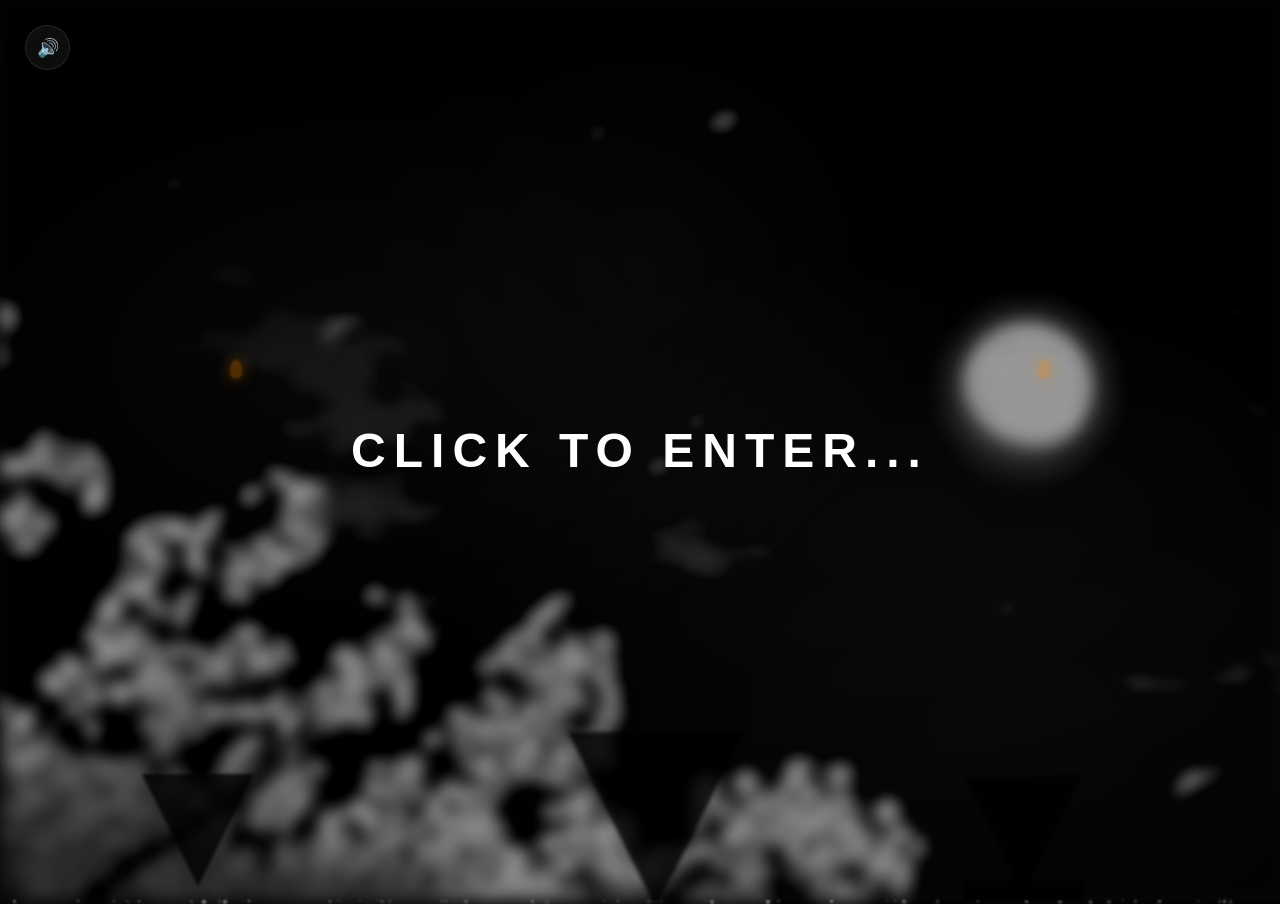
<file: index.html>
<!DOCTYPE html>
<html lang="en">
<head>
    <meta charset="UTF-8">
    <meta http-equiv="X-UA-Compatible" content="IE=edge">
    <meta name="viewport" content="width=device-width, initial-scale=1.0">
    <link rel="stylesheet" href="style.css">
    <link rel="icon" href="flowers.png" type="image/x-icon">
    <title>XIELL | Halaman Masuk</title>
</head>
<body>
    <audio id="bg-music" src="music.mp3" loop></audio>

    <div class="desktop-mockup page-1">
        <div class="bg-layer"></div>
        <div class="particles-container" id="particles-1"></div>

        <!-- Hiasan pendukung: kabut tambahan -->
        <div class="mist-layer mist-1"></div>
        <div class="mist-layer mist-2"></div>

        <!-- Siluet pohon dan bangunan Jepang -->
        <div class="japanese-scene">
            <div class="tree-silhouette tree-left"></div>
            <div class="tree-silhouette tree-center"></div>
            <div class="tree-silhouette tree-right"></div>
            <div class="pagoda-silhouette"></div>
            <div class="lantern lantern-left"></div>
            <div class="lantern lantern-right"></div>
        </div>

        <div class="audio-toggle" id="audio-toggle">
            <span class="audio-icon">🔊</span>
        </div>

        <div class="enter-content">
            <h1 class="glow-text" id="enter-text">CLICK TO ENTER...</h1>
        </div>
    </div>

    <script src="script.js"></script>
</body>
</html>
</file>
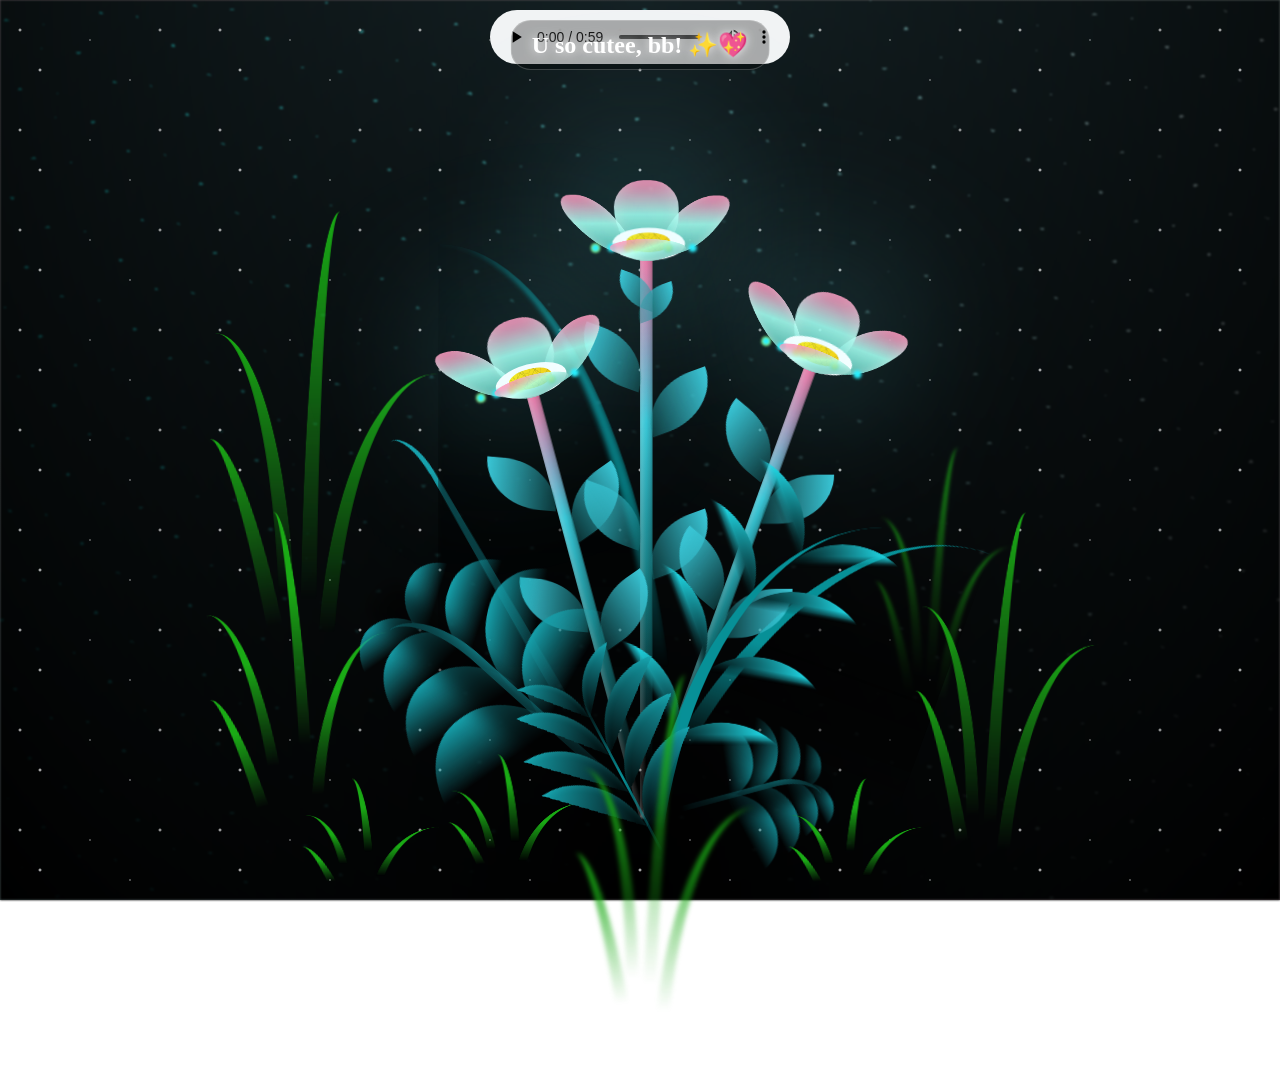
<file: flower.html>
<!DOCTYPE html>
<html lang="en">
<head>
    <meta charset="UTF-8">
    <meta http-equiv="X-UA-Compatible" content="IE=edge">
    <meta name="viewport" content="width=device-width, initial-scale=1.0">
    <link rel="stylesheet" href="main.css">
    <link rel="icon" href="flowers.png" type="image/x-icon">
    <title>Kado buat u</title>
</head>
<body class="container">
  <div class="night"></div>
  <div class="stars"></div>
  <div class="romantic-message">U so cutee, bb! ✨💖</div>
  <div class="flowers">
      <div class="flower flower--1">
        <div class="flower__leafs flower__leafs--1">
          <div class="flower__leaf flower__leaf--1"></div>
          <div class="flower__leaf flower__leaf--2"></div>
          <div class="flower__leaf flower__leaf--3"></div>
          <div class="flower__leaf flower__leaf--4"></div>
          <div class="flower__white-circle"></div>
  
          <div class="flower__light flower__light--1"></div>
          <div class="flower__light flower__light--2"></div>
          <div class="flower__light flower__light--3"></div>
          <div class="flower__light flower__light--4"></div>
          <div class="flower__light flower__light--5"></div>
          <div class="flower__light flower__light--6"></div>
          <div class="flower__light flower__light--7"></div>
          <div class="flower__light flower__light--8"></div>
  
        </div>
        <div class="flower__line">
          <div class="flower__line__leaf flower__line__leaf--1"></div>
          <div class="flower__line__leaf flower__line__leaf--2"></div>
          <div class="flower__line__leaf flower__line__leaf--3"></div>
          <div class="flower__line__leaf flower__line__leaf--4"></div>
          <div class="flower__line__leaf flower__line__leaf--5"></div>
          <div class="flower__line__leaf flower__line__leaf--6"></div>
        </div>
      </div>
  
      <div class="flower flower--2">
        <div class="flower__leafs flower__leafs--2">
          <div class="flower__leaf flower__leaf--1"></div>
          <div class="flower__leaf flower__leaf--2"></div>
          <div class="flower__leaf flower__leaf--3"></div>
          <div class="flower__leaf flower__leaf--4"></div>
          <div class="flower__white-circle"></div>
  
          <div class="flower__light flower__light--1"></div>
          <div class="flower__light flower__light--2"></div>
          <div class="flower__light flower__light--3"></div>
          <div class="flower__light flower__light--4"></div>
          <div class="flower__light flower__light--5"></div>
          <div class="flower__light flower__light--6"></div>
          <div class="flower__light flower__light--7"></div>
          <div class="flower__light flower__light--8"></div>
  
        </div>
        <div class="flower__line">
          <div class="flower__line__leaf flower__line__leaf--1"></div>
          <div class="flower__line__leaf flower__line__leaf--2"></div>
          <div class="flower__line__leaf flower__line__leaf--3"></div>
          <div class="flower__line__leaf flower__line__leaf--4"></div>
        </div>
      </div>
  
      <div class="flower flower--3">
        <div class="flower__leafs flower__leafs--3">
          <div class="flower__leaf flower__leaf--1"></div>
          <div class="flower__leaf flower__leaf--2"></div>
          <div class="flower__leaf flower__leaf--3"></div>
          <div class="flower__leaf flower__leaf--4"></div>
          <div class="flower__white-circle"></div>
  
          <div class="flower__light flower__light--1"></div>
          <div class="flower__light flower__light--2"></div>
          <div class="flower__light flower__light--3"></div>
          <div class="flower__light flower__light--4"></div>
          <div class="flower__light flower__light--5"></div>
          <div class="flower__light flower__light--6"></div>
          <div class="flower__light flower__light--7"></div>
          <div class="flower__light flower__light--8"></div>
  
        </div>
        <div class="flower__line">
          <div class="flower__line__leaf flower__line__leaf--1"></div>
          <div class="flower__line__leaf flower__line__leaf--2"></div>
          <div class="flower__line__leaf flower__line__leaf--3"></div>
          <div class="flower__line__leaf flower__line__leaf--4"></div>
        </div>
      </div>
  
      <div class="grow-ans" style="--d:1.2s">
        <div class="flower__g-long">
          <div class="flower__g-long__top"></div>
          <div class="flower__g-long__bottom"></div>
        </div>
      </div>
  
      <div class="growing-grass">
        <div class="flower__grass flower__grass--1">
          <div class="flower__grass--top"></div>
          <div class="flower__grass--bottom"></div>
          <div class="flower__grass__leaf flower__grass__leaf--1"></div>
          <div class="flower__grass__leaf flower__grass__leaf--2"></div>
          <div class="flower__grass__leaf flower__grass__leaf--3"></div>
          <div class="flower__grass__leaf flower__grass__leaf--4"></div>
          <div class="flower__grass__leaf flower__grass__leaf--5"></div>
          <div class="flower__grass__leaf flower__grass__leaf--6"></div>
          <div class="flower__grass__leaf flower__grass__leaf--7"></div>
          <div class="flower__grass__leaf flower__grass__leaf--8"></div>
          <div class="flower__grass__overlay"></div>
        </div>
      </div>
  
      <div class="growing-grass">
        <div class="flower__grass flower__grass--2">
          <div class="flower__grass--top"></div>
          <div class="flower__grass--bottom"></div>
          <div class="flower__grass__leaf flower__grass__leaf--1"></div>
          <div class="flower__grass__leaf flower__grass__leaf--2"></div>
          <div class="flower__grass__leaf flower__grass__leaf--3"></div>
          <div class="flower__grass__leaf flower__grass__leaf--4"></div>
          <div class="flower__grass__leaf flower__grass__leaf--5"></div>
          <div class="flower__grass__leaf flower__grass__leaf--6"></div>
          <div class="flower__grass__leaf flower__grass__leaf--7"></div>
          <div class="flower__grass__leaf flower__grass__leaf--8"></div>
          <div class="flower__grass__overlay"></div>
        </div>
      </div>
  
      <div class="grow-ans" style="--d:2.4s">
        <div class="flower__g-right flower__g-right--1">
          <div class="leaf"></div>
        </div>
      </div>
  
      <div class="grow-ans" style="--d:2.8s">
        <div class="flower__g-right flower__g-right--2">
          <div class="leaf"></div>
        </div>
      </div>
  
      <div class="grow-ans" style="--d:2.8s">
        <div class="flower__g-front">
          <div class="flower__g-front__leaf-wrapper flower__g-front__leaf-wrapper--1">
            <div class="flower__g-front__leaf"></div>
          </div>
          <div class="flower__g-front__leaf-wrapper flower__g-front__leaf-wrapper--2">
            <div class="flower__g-front__leaf"></div>
          </div>
          <div class="flower__g-front__leaf-wrapper flower__g-front__leaf-wrapper--3">
            <div class="flower__g-front__leaf"></div>
          </div>
          <div class="flower__g-front__leaf-wrapper flower__g-front__leaf-wrapper--4">
            <div class="flower__g-front__leaf"></div>
          </div>
          <div class="flower__g-front__leaf-wrapper flower__g-front__leaf-wrapper--5">
            <div class="flower__g-front__leaf"></div>
          </div>
          <div class="flower__g-front__leaf-wrapper flower__g-front__leaf-wrapper--6">
            <div class="flower__g-front__leaf"></div>
          </div>
          <div class="flower__g-front__leaf-wrapper flower__g-front__leaf-wrapper--7">
            <div class="flower__g-front__leaf"></div>
          </div>
          <div class="flower__g-front__leaf-wrapper flower__g-front__leaf-wrapper--8">
            <div class="flower__g-front__leaf"></div>
          </div>
          <div class="flower__g-front__line"></div>
        </div>
      </div>
  
      <div class="grow-ans" style="--d:3.2s">
        <div class="flower__g-fr">
          <div class="leaf"></div>
          <div class="flower__g-fr__leaf flower__g-fr__leaf--1"></div>
          <div class="flower__g-fr__leaf flower__g-fr__leaf--2"></div>
          <div class="flower__g-fr__leaf flower__g-fr__leaf--3"></div>
          <div class="flower__g-fr__leaf flower__g-fr__leaf--4"></div>
          <div class="flower__g-fr__leaf flower__g-fr__leaf--5"></div>
          <div class="flower__g-fr__leaf flower__g-fr__leaf--6"></div>
          <div class="flower__g-fr__leaf flower__g-fr__leaf--7"></div>
          <div class="flower__g-fr__leaf flower__g-fr__leaf--8"></div>
        </div>
      </div>
  
      <div class="long-g long-g--0">
        <div class="grow-ans" style="--d:3s">
          <div class="leaf leaf--0"></div>
        </div>
        <div class="grow-ans" style="--d:2.2s">
          <div class="leaf leaf--1"></div>
        </div>
        <div class="grow-ans" style="--d:3.4s">
          <div class="leaf leaf--2"></div>
        </div>
        <div class="grow-ans" style="--d:3.6s">
          <div class="leaf leaf--3"></div>
        </div>
      </div>
  
      <div class="long-g long-g--1">
        <div class="grow-ans" style="--d:3.6s">
          <div class="leaf leaf--0"></div>
        </div>
        <div class="grow-ans" style="--d:3.8s">
          <div class="leaf leaf--1"></div>
        </div>
        <div class="grow-ans" style="--d:4s">
          <div class="leaf leaf--2"></div>
        </div>
        <div class="grow-ans" style="--d:4.2s">
          <div class="leaf leaf--3"></div>
        </div>
      </div>
  
      <div class="long-g long-g--2">
        <div class="grow-ans" style="--d:4s">
          <div class="leaf leaf--0"></div>
        </div>
        <div class="grow-ans" style="--d:4.2s">
          <div class="leaf leaf--1"></div>
        </div>
        <div class="grow-ans" style="--d:4.4s">
          <div class="leaf leaf--2"></div>
        </div>
        <div class="grow-ans" style="--d:4.6s">
          <div class="leaf leaf--3"></div>
        </div>
      </div>
  
      <div class="long-g long-g--3">
        <div class="grow-ans" style="--d:4s">
          <div class="leaf leaf--0"></div>
        </div>
        <div class="grow-ans" style="--d:4.2s">
          <div class="leaf leaf--1"></div>
        </div>
        <div class="grow-ans" style="--d:3s">
          <div class="leaf leaf--2"></div>
        </div>
        <div class="grow-ans" style="--d:3.6s">
          <div class="leaf leaf--3"></div>
        </div>
      </div>
  
      <div class="long-g long-g--4">
        <div class="grow-ans" style="--d:4s">
          <div class="leaf leaf--0"></div>
        </div>
        <div class="grow-ans" style="--d:4.2s">
          <div class="leaf leaf--1"></div>
        </div>
        <div class="grow-ans" style="--d:3s">
          <div class="leaf leaf--2"></div>
        </div>
        <div class="grow-ans" style="--d:3.6s">
          <div class="leaf leaf--3"></div>
        </div>
      </div>
  
      <div class="long-g long-g--5">
        <div class="grow-ans" style="--d:4s">
          <div class="leaf leaf--0"></div>
        </div>
        <div class="grow-ans" style="--d:4.2s">
          <div class="leaf leaf--1"></div>
        </div>
        <div class="grow-ans" style="--d:3s">
          <div class="leaf leaf--2"></div>
        </div>
        <div class="grow-ans" style="--d:3.6s">
          <div class="leaf leaf--3"></div>
        </div>
      </div>
  
      <div class="long-g long-g--6">
        <div class="grow-ans" style="--d:4.2s">
          <div class="leaf leaf--0"></div>
        </div>
        <div class="grow-ans" style="--d:4.4s">
          <div class="leaf leaf--1"></div>
        </div>
        <div class="grow-ans" style="--d:4.6s">
          <div class="leaf leaf--2"></div>
        </div>
        <div class="grow-ans" style="--d:4.8s">
          <div class="leaf leaf--3"></div>
        </div>
      </div>
  
      <div class="long-g long-g--7">
        <div class="grow-ans" style="--d:3s">
          <div class="leaf leaf--0"></div>
        </div>
        <div class="grow-ans" style="--d:3.2s">
          <div class="leaf leaf--1"></div>
        </div>
        <div class="grow-ans" style="--d:3.5s">
          <div class="leaf leaf--2"></div>
        </div>
        <div class="grow-ans" style="--d:3.6s">
          <div class="leaf leaf--3"></div>
        </div>
      </div>
    </div>
    <script src="main.js"></script>
  </body>
</html>

<audio autoplay controls loop>
  <source src="music.mp3" type="audio/mpeg">
</audio>
</file>
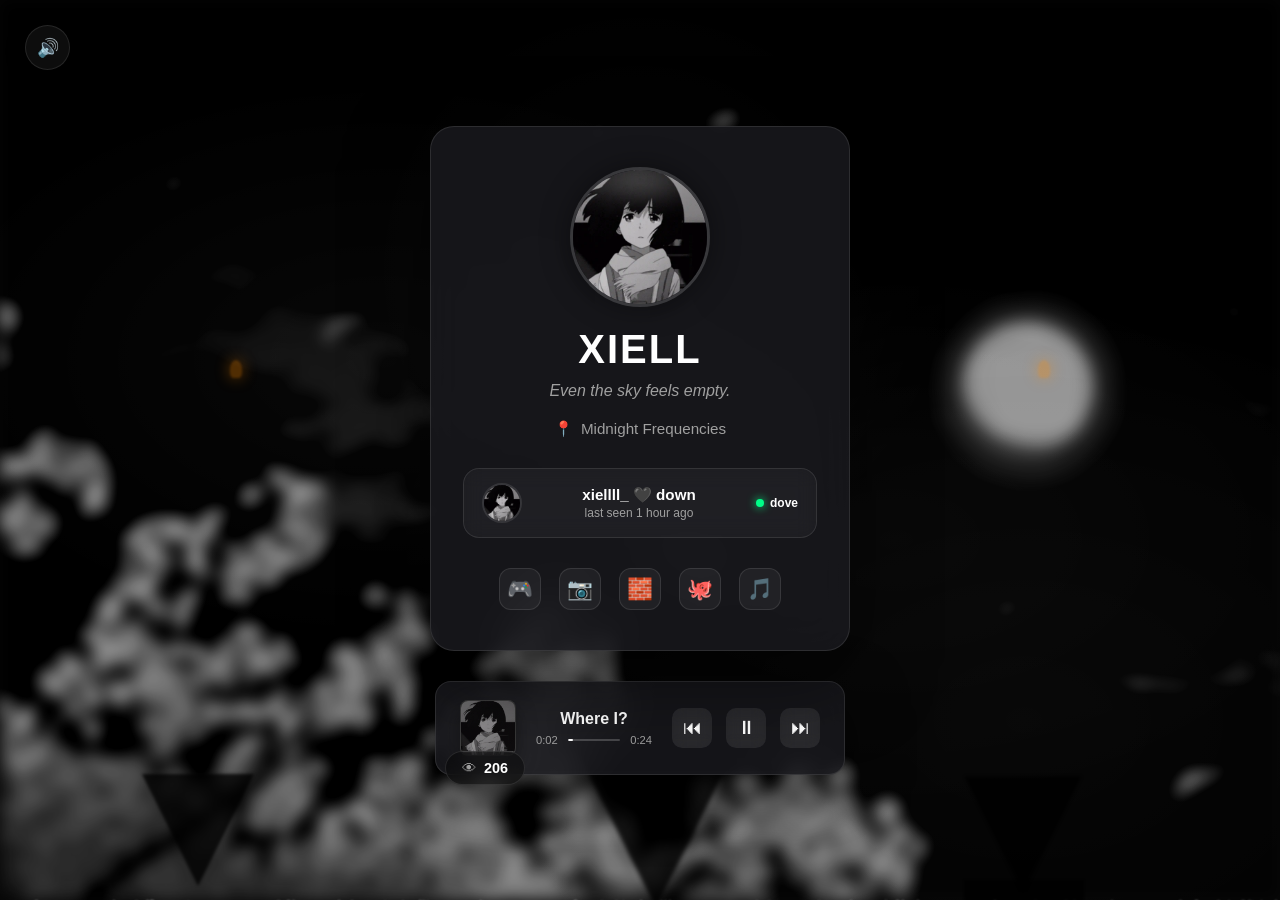
<file: page2.html>
<!DOCTYPE html>
<html lang="en">
<head>
    <meta charset="UTF-8">
    <meta http-equiv="X-UA-Compatible" content="IE=edge">
    <meta name="viewport" content="width=device-width, initial-scale=1.0">
    <link rel="stylesheet" href="style.css">
    <link rel="icon" href="flowers.png" type="image/x-icon">
    <title>XIELL | Midnight Frequencies</title>
</head>
<body>
    <audio id="bg-music-2" src="music.mp3" loop></audio>

    <div class="desktop-mockup page-2">
        <div class="bg-layer"></div>
        <div class="particles-container" id="particles-2"></div>

        <!-- Hiasan pendukung: kabut tambahan -->
        <div class="mist-layer mist-1"></div>
        <div class="mist-layer mist-2"></div>

        <!-- Siluet pohon dan bangunan Jepang -->
        <div class="japanese-scene">
            <div class="tree-silhouette tree-left"></div>
            <div class="tree-silhouette tree-center"></div>
            <div class="tree-silhouette tree-right"></div>
            <div class="pagoda-silhouette"></div>
            <div class="lantern lantern-left"></div>
            <div class="lantern lantern-right"></div>
        </div>

        <div class="audio-toggle" id="audio-toggle-2">
            <span class="audio-icon">🔊</span>
        </div>

        <!-- Konten utama yang tengah -->
        <div class="page-2-content">
            <div class="viewer-count">
                <span>👁</span> <span class="viewer-number">206</span>
            </div>

            <div class="profile-card">
                <div class="profile-avatar">
                    <img src="anime-girl-white-scarf-monochrome.webp" alt="Profile">
                    <div class="halo"></div>
                </div>
                <h1 class="profile-name">XIELL</h1>
                <p class="profile-status">Even the sky feels empty.</p>
                <div class="profile-location">
                    <span>📍</span> Midnight Frequencies
                </div>

                <div class="activity-card">
                    <div class="activity-avatar">
                        <img src="anime-girl-white-scarf-monochrome.webp" alt="Activity">
                    </div>
                    <div class="activity-info">
                        <div class="activity-name">xiellll_ 🖤 down</div>
                        <div class="activity-time">last seen 1 hour ago</div>
                    </div>
                    <div class="activity-badge">
                        <span class="green-dot"></span>
                        <span>dove</span>
                    </div>
                </div>

                <div class="social-icons">
                    <a href="#" class="social-icon" title="Discord">🎮</a>
                    <a href="#" class="social-icon" title="Instagram">📷</a>
                    <a href="#" class="social-icon" title="Roblox">🧱</a>
                    <a href="#" class="social-icon" title="GitHub">🐙</a>
                    <a href="#" class="social-icon" title="TikTok">🎵</a>
                </div>
            </div>

            <div class="music-player">
                <div class="album-thumb"></div>
                <div class="music-info">
                    <div class="song-title">Where I?</div>
                    <div class="progress-container">
                        <span class="time-current">0:02</span>
                        <div class="progress-bar">
                            <div class="progress-fill"></div>
                        </div>
                        <span class="time-total">0:24</span>
                    </div>
                </div>
                <div class="music-controls">
                    <button class="control-btn" title="Previous">⏮</button>
                    <button class="control-btn pause-btn" title="Pause">⏸</button>
                    <button class="control-btn" title="Next">⏭</button>
                </div>
            </div>
        </div>
    </div>

    <script src="script.js"></script>
</body>
</html>
</file>
<file: style.css>
* {
    margin: 0;
    padding: 0;
    box-sizing: border-box;
}
:root {
    --bg-color: #050505;
    --card-bg: rgba(25, 25, 30, 0.85);
    --text-primary: #ffffff;
    --text-secondary: #a0a0a0;
    --border-color: rgba(255, 255, 255, 0.1);
    --green-dot: #00ff88;
    --transition: all 0.4s cubic-bezier(0.4, 0, 0.2, 1);
}

@import url('https://fonts.googleapis.com/css2?family=Inter:wght@300;400;600;800&display=swap');

body {
    font-family: 'Inter', sans-serif;
    background-color: var(--bg-color);
    color: var(--text-primary);
    width: 100vw;
    height: 100vh;
    overflow: hidden;
    position: relative;
}
.desktop-mockup {
    width: 100vw;
    height: 100vh;
    position: relative;
}

.desktop-mockup.page-1 {
    display: flex;
    align-items: center;
    justify-content: center;
}

.desktop-mockup.page-2 {
    display: flex;
    align-items: center;
    justify-content: center;
    overflow: hidden;
}

.page-2-content {
    display: flex;
    flex-direction: column;
    align-items: center;
    justify-content: center;
    gap: 30px;
    position: relative;
    z-index: 50;
    width: 100%;
    max-width: 450px;
    padding: 40px 20px;
    text-align: center;
}

.page-2-content .viewer-count {
    position: absolute;
    bottom: 30px;
    left: 30px;
    z-index: 100;
    display: flex;
    align-items: center;
    gap: 8px;
    font-size: 0.9rem;
    color: var(--text-secondary);
    background: rgba(0, 0, 0, 0.4);
    padding: 8px 16px;
    border-radius: 20px;
    border: 1px solid var(--border-color);
    backdrop-filter: blur(8px);
}

.page {
    width: 50%;
    height: 100%;
    position: relative;
    overflow: hidden;
    display: flex;
    align-items: center;
    justify-content: center;
    transition: var(--transition);
}

.page.page-1 {
    background: var(--bg-color);
    z-index: 10;
}

.page.page-2 {
    background: var(--bg-color);
    z-index: 5;
}

.page.hidden {
    opacity: 0;
    pointer-events: none;
}
.bg-layer {
    position: absolute;
    top: 0;
    left: 0;
    width: 100%;
    height: 100%;
    z-index: 1;
    background-image: url('moonlit-bloss.jpeg');
    background-size: cover;
    background-position: center;
    background-repeat: no-repeat;
    filter: blur(8px) brightness(0.6) contrast(1.2);
    opacity: 0.95;
}

.particles-container {
    position: absolute;
    top: 0;
    left: 0;
    width: 100%;
    height: 100%;
    z-index: 2;
    pointer-events: none;
}

.particle {
    position: absolute;
    background: rgba(255, 255, 255, 0.6);
    border-radius: 50%;
    pointer-events: none;
    filter: blur(1px);
}

@keyframes floatParticle {
    0% {
        top: 100%;
        opacity: 0;
        transform: rotate(0deg);
    }
    10% {
        opacity: 0.6;
    }
    90% {
        opacity: 0.6;
    }
    100% {
        top: -10%;
        opacity: 0;
        transform: rotate(360deg);
    }
}

/* --- Hiasan Pendukung: Kabut Tambahan --- */
.mist-layer {
    position: absolute;
    top: 0;
    left: 0;
    width: 100%;
    height: 100%;
    z-index: 3;
    pointer-events: none;
    opacity: 0.4;
}

.mist-layer.mist-1 {
    background:
        radial-gradient(ellipse at 30% 40%, rgba(255, 255, 255, 0.08) 0%, transparent 40%),
        radial-gradient(ellipse at 70% 60%, rgba(255, 255, 255, 0.06) 0%, transparent 40%);
    animation: mistMove1 12s ease-in-out infinite;
}

.mist-layer.mist-2 {
    background:
        radial-gradient(ellipse at 50% 30%, rgba(255, 255, 255, 0.05) 0%, transparent 35%),
        radial-gradient(ellipse at 80% 80%, rgba(255, 255, 255, 0.07) 0%, transparent 45%);
    animation: mistMove2 16s ease-in-out infinite reverse;
}

@keyframes mistMove1 {
    0%, 100% { transform: translateX(-10%) translateY(0); }
    50% { transform: translateX(10%) translateY(-5%); }
}

@keyframes mistMove2 {
    0%, 100% { transform: translateX(0%) translateY(0); }
    50% { transform: translateX(-8%) translateY(3%); }
}

/* --- Hiasan Pendukung: Siluet Pohon dan Bangunan Jepang --- */
.japanese-scene {
    position: absolute;
    bottom: 0;
    left: 0;
    width: 100%;
    height: 100%;
    z-index: 4;
    pointer-events: none;
    overflow: hidden;
}

.tree-silhouette {
    position: absolute;
    bottom: 0;
    width: 0;
    height: 0;
    border-left: 60px solid transparent;
    border-right: 60px solid transparent;
    border-top: 120px solid rgba(0, 0, 0, 0.85);
    filter: blur(2px);
    opacity: 0.9;
    animation: treeSway 6s ease-in-out infinite;
}

.tree-silhouette.tree-left {
    left: 10%;
    transform: scale(0.8);
    animation-delay: 0s;
    border-top: 140px solid rgba(0, 0, 0, 0.85);
    border-left: 70px solid transparent;
    border-right: 70px solid transparent;
}

.tree-silhouette.tree-center {
    left: 45%;
    transform: scale(1.1);
    animation-delay: 1.5s;
    border-top: 160px solid rgba(0, 0, 0, 0.9);
    border-left: 80px solid transparent;
    border-right: 80px solid transparent;
}

.tree-silhouette.tree-right {
    right: 15%;
    transform: scale(0.9);
    animation-delay: 3s;
    border-top: 130px solid rgba(0, 0, 0, 0.85);
    border-left: 65px solid transparent;
    border-right: 65px solid transparent;
}

@keyframes treeSway {
    0%, 100% { transform: rotate(-1deg); }
    50% { transform: rotate(1deg); }
}

.pagoda-silhouette {
    position: absolute;
    bottom: 20px;
    right: 20%;
    width: 0;
    height: 0;
    z-index: 5;
    opacity: 0.8;
    filter: blur(1px);
    animation: pagodaFloat 8s ease-in-out infinite;
}

.pagoda-silhouette::before,
.pagoda-silhouette::after {
    content: '';
    position: absolute;
    left: 50%;
    transform: translateX(-50%);
    background: rgba(0, 0, 0, 0.85);
}

.pagoda-silhouette::before {
    top: 0;
    width: 120px;
    height: 160px;
    clip-path: polygon(50% 0%, 0% 40%, 100% 40%, 50% 0%),
               polygon(0% 40%, 100% 40%, 100% 60%, 0% 60%),
               polygon(0% 60%, 100% 60%, 100% 80%, 0% 80%);
    background: rgba(0, 0, 0, 0.85);
}

.pagoda-silhouette::after {
    top: 160px;
    width: 80px;
    height: 60px;
    clip-path: polygon(50% 0%, 0% 100%, 100% 100%);
}

@keyframes pagodaFloat {
    0%, 100% { transform: translateY(0); }
    50% { transform: translateY(-8px); }
}

/* Lampu lampion dekorasi kecil */
.lantern {
    position: absolute;
    top: 40%;
    width: 12px;
    height: 18px;
    background: rgba(255, 140, 0, 0.3);
    border-radius: 50% 50% 30% 30%;
    filter: blur(1px);
    box-shadow: 0 0 15px rgba(255, 140, 0, 0.4);
    animation: lanternFlicker 4s ease-in-out infinite;
    pointer-events: none;
}

.lantern.lantern-left {
    left: 18%;
    animation-delay: 0s;
}

.lantern.lantern-right {
    right: 18%;
    animation-delay: 2s;
}

@keyframes lanternFlicker {
    0%, 100% { opacity: 0.6; transform: scale(1); }
    50% { opacity: 1; transform: scale(1.1); }
}

.audio-toggle {
    position: absolute;
    top: 25px;
    left: 25px;
    z-index: 100;
    width: 45px;
    height: 45px;
    background: rgba(255, 255, 255, 0.05);
    border: 1px solid rgba(255, 255, 255, 0.1);
    border-radius: 50%;
    display: flex;
    align-items: center;
    justify-content: center;
    cursor: pointer;
    backdrop-filter: blur(8px);
    transition: var(--transition);
    box-shadow: 0 4px 20px rgba(0, 0, 0, 0.3);
}

.audio-toggle:hover {
    background: rgba(255, 255, 255, 0.1);
    border-color: rgba(255, 255, 255, 0.3);
    transform: scale(1.05);
}

.audio-toggle.muted .audio-icon {
    filter: grayscale(1);
    opacity: 0.5;
}

.audio-icon {
    font-size: 18px;
    transition: var(--transition);
}

.enter-content {
    z-index: 50;
    text-align: center;
}
.glow-text {
    font-size: 3rem;
    font-weight: 800;
    letter-spacing: 8px;
    color: #ffffff;
    text-transform: uppercase;
    cursor: pointer;
    transition: var(--transition);
}

.glow-text:hover {
    letter-spacing: 12px;
    transform: scale(1.05);
}

@keyframes glowPulse {
    0%, 100% {
        text-shadow: 0 0 20px rgba(255, 255, 255, 0.6), 0 0 40px rgba(255, 255, 255, 0.4);
    }
    50% {
        text-shadow: 0 0 40px rgba(255, 255, 255, 1), 0 0 80px rgba(255, 255, 255, 0.8), 0 0 120px rgba(255, 255, 255, 0.6);
    }
}

.glow-text {
    animation: glowPulse 3s ease-in-out infinite;
}
.viewer-count {
    position: absolute;
    bottom: 30px;
    left: 30px;
    z-index: 100;
    display: flex;
    align-items: center;
    gap: 8px;
    font-size: 0.9rem;
    color: var(--text-secondary);
    background: rgba(0, 0, 0, 0.4);
    padding: 8px 16px;
    border-radius: 20px;
    border: 1px solid var(--border-color);
    backdrop-filter: blur(8px);
}

.viewer-number {
    color: var(--text-primary);
    font-weight: 600;
}

.profile-card {
    z-index: 50;
    width: 420px;
    background: var(--card-bg);
    border: 1px solid var(--border-color);
    border-radius: 24px;
    padding: 40px 32px;
    text-align: center;
    backdrop-filter: blur(20px);
    box-shadow: 0 25px 80px rgba(0, 0, 0, 0.5);
    position: relative;
    animation: cardFloat 6s ease-in-out infinite;
}

@keyframes cardFloat {
    0%, 100% { transform: translateY(0); }
    50% { transform: translateY(-10px); }
}

.profile-avatar {
    position: relative;
    width: 140px;
    height: 140px;
    margin: 0 auto 20px;
    border-radius: 50%;
    overflow: hidden;
    border: 3px solid rgba(255, 255, 255, 0.15);
    box-shadow: 0 0 30px rgba(0, 0, 0, 0.4);
}

.profile-avatar img {
    width: 100%;
    height: 100%;
    object-fit: cover;
    display: block;
}

.halo {
    position: absolute;
    top: -20px;
    left: 50%;
    transform: translateX(-50%);
    width: 160px;
    height: 60px;
    background: radial-gradient(ellipse at center, rgba(255, 255, 255, 0.3) 0%, transparent 70%);
    border-radius: 50%;
    filter: blur(10px);
    animation: haloGlow 4s ease-in-out infinite;
    pointer-events: none;
}

@keyframes haloGlow {
    0%, 100% { opacity: 0.6; transform: translateX(-50%) scale(1); }
    50% { opacity: 1; transform: translateX(-50%) scale(1.1); }
}

.profile-name {
    font-size: 2.5rem;
    font-weight: 800;
    letter-spacing: 2px;
    margin-bottom: 10px;
    color: #ffffff;
}

.profile-status {
    font-size: 1rem;
    color: var(--text-secondary);
    margin-bottom: 20px;
    font-style: italic;
    font-weight: 400;
}

.profile-location {
    display: flex;
    align-items: center;
    justify-content: center;
    gap: 8px;
    font-size: 0.95rem;
    color: var(--text-secondary);
    margin-bottom: 30px;
}

.activity-card {
    display: flex;
    align-items: center;
    justify-content: space-between;
    gap: 12px;
    background: rgba(255, 255, 255, 0.03);
    border: 1px solid var(--border-color);
    border-radius: 16px;
    padding: 14px 18px;
    margin-bottom: 30px;
    backdrop-filter: blur(10px);
    transition: var(--transition);
}

.activity-card:hover {
    background: rgba(255, 255, 255, 0.06);
    border-color: rgba(255, 255, 255, 0.2);
}

.activity-avatar {
    width: 40px;
    height: 40px;
    border-radius: 50%;
    overflow: hidden;
    border: 2px solid rgba(255, 255, 255, 0.1);
}

.activity-avatar img {
    width: 100%;
    height: 100%;
    object-fit: cover;
    display: block;
}

.activity-info {
    flex: 1;
    min-width: 0;
}

.activity-name {
    font-size: 0.95rem;
    font-weight: 600;
    color: #ffffff;
    white-space: nowrap;
    overflow: hidden;
    text-overflow: ellipsis;
}

.activity-time {
    font-size: 0.75rem;
    color: var(--text-secondary);
    margin-top: 2px;
}

.activity-badge {
    display: flex;
    align-items: center;
    gap: 6px;
    font-size: 0.75rem;
    font-weight: 600;
}

.green-dot {
    width: 8px;
    height: 8px;
    background: var(--green-dot);
    border-radius: 50%;
    box-shadow: 0 0 10px var(--green-dot);
    animation: blinkGreen 2s ease-in-out infinite;
}

@keyframes blinkGreen {
    0%, 100% { opacity: 1; }
    50% { opacity: 0.4; }
}

.social-icons {
    display: flex;
    justify-content: center;
    gap: 18px;
}

.social-icon {
    width: 42px;
    height: 42px;
    border-radius: 12px;
    background: rgba(255, 255, 255, 0.05);
    border: 1px solid var(--border-color);
    color: #ffffff;
    font-size: 1.3rem;
    display: flex;
    align-items: center;
    justify-content: center;
    text-decoration: none;
    transition: var(--transition);
    cursor: pointer;
}

.social-icon:hover {
    background: rgba(255, 255, 255, 0.15);
    border-color: rgba(255, 255, 255, 0.3);
    transform: translateY(-3px);
    box-shadow: 0 10px 30px rgba(0, 0, 0, 0.4);
}

.music-player {
    width: 100%;
    max-width: 420px;
    background: var(--card-bg);
    border: 1px solid var(--border-color);
    border-radius: 16px;
    padding: 18px 24px;
    backdrop-filter: blur(20px);
    box-shadow: 0 20px 60px rgba(0, 0, 0, 0.5);
    display: flex;
    align-items: center;
    gap: 20px;
}

.album-thumb {
    width: 56px;
    height: 56px;
    border-radius: 8px;
    background: linear-gradient(135deg, #1a1a1a 0%, #2a2a2a 100%);
    border: 1px solid var(--border-color);
    box-shadow: 0 8px 20px rgba(0, 0, 0, 0.4);
    flex-shrink: 0;
    position: relative;
    overflow: hidden;
}

.album-thumb::before {
    content: '';
    position: absolute;
    top: 0;
    left: 0;
    right: 0;
    bottom: 0;
    background: url('anime-girl-white-scarf-monochrome.webp') center/cover;
    opacity: 0.7;
}

.music-info {
    flex: 1;
    min-width: 0;
}

.song-title {
    font-size: 1rem;
    font-weight: 600;
    color: #ffffff;
    margin-bottom: 6px;
    white-space: nowrap;
    overflow: hidden;
    text-overflow: ellipsis;
}

.progress-container {
    display: flex;
    align-items: center;
    gap: 10px;
}

.time-current,
.time-total {
    font-size: 0.7rem;
    color: var(--text-secondary);
    font-variant-numeric: tabular-nums;
}

.progress-bar {
    flex: 1;
    height: 2px;
    background: rgba(255, 255, 255, 0.2);
    border-radius: 2px;
    overflow: hidden;
    position: relative;
    cursor: pointer;
}

.progress-fill {
    height: 100%;
    background: #ffffff;
    width: 8%;
    border-radius: 2px;
    transition: width 0.1s linear;
}

.music-controls {
    display: flex;
    gap: 14px;
    flex-shrink: 0;
}

.control-btn {
    width: 40px;
    height: 40px;
    border-radius: 10px;
    border: none;
    background: rgba(255, 255, 255, 0.08);
    color: #ffffff;
    font-size: 1.2rem;
    display: flex;
    align-items: center;
    justify-content: center;
    cursor: pointer;
    transition: var(--transition);
    backdrop-filter: blur(8px);
}

.control-btn:hover {
    background: rgba(255, 255, 255, 0.2);
    transform: scale(1.1);
}

.control-btn:active {
    transform: scale(0.9);
}

@media (max-width: 1200px) {
    .desktop-mockup {
        flex-direction: column;
    }
    .page {
        width: 100%;
        height: 50vh;
    }
    .profile-card {
        width: 340px;
        padding: 30px 24px;
    }
    .profile-name {
        font-size: 2rem;
    }
    .music-player {
        width: 340px;
        bottom: 30px;
    }
}

@media (max-width: 768px) {
    .glow-text {
        font-size: 1.8rem;
        letter-spacing: 4px;
    }
    .profile-card {
        width: 280px;
        padding: 24px 20px;
    }
    .profile-name {
        font-size: 1.7rem;
    }
    .music-player {
        width: 280px;
        padding: 14px 18px;
        gap: 12px;
    }
    .album-thumb {
        width: 48px;
        height: 48px;
    }
    .social-icon {
        width: 36px;
        height: 36px;
        font-size: 1.1rem;
    }
}
</file>
<file: main.css>
*,
*::after,
*::before {
  padding: 0;
  margin: 0;
  box-sizing: border-box;
}

:root {
  --dark-color: #000;
}

body {
   display: flex;
   align-items: flex-end;
   justify-content: center;
   min-height: 100vh;
   background: linear-gradient(rgba(0, 0, 0, 0.7), rgba(0, 0, 0, 0.7)), url('flowers.png');
   background-size: cover;
   background-position: center;
   background-attachment: fixed;
   overflow: hidden;
   perspective: 1000px;
   position: relative;
 }

 body::before {
   content: '';
   position: absolute;
   top: 0;
   left: 0;
   right: 0;
   bottom: 0;
   background: linear-gradient(45deg,
     rgba(57, 198, 214, 0.1) 0%,
     rgba(255, 107, 157, 0.1) 50%,
     rgba(167, 254, 238, 0.1) 100%);
   backdrop-filter: blur(1px) brightness(1.1) contrast(1.1) saturate(1.2);
   z-index: 0;
 }

.night {
  position: fixed;
  left: 50%;
  top: 0;
  transform: translateX(-50%);
  width: 100%;
  height: 100%;
  filter: blur(0.1vmin);
  background-image: radial-gradient(
      ellipse at top,
      transparent 0%,
      var(--dark-color)
    ),
    radial-gradient(
      ellipse at bottom,
      var(--dark-color),
      rgba(145, 233, 255, 0.2)
    ),
    repeating-linear-gradient(
      220deg,
      rgb(0, 0, 0) 0px,
      rgb(0, 0, 0) 19px,
      transparent 19px,
      transparent 22px
    ),
    repeating-linear-gradient(
      189deg,
      rgb(0, 0, 0) 0px,
      rgb(0, 0, 0) 19px,
      transparent 19px,
      transparent 22px
    ),
    repeating-linear-gradient(
      148deg,
      rgb(0, 0, 0) 0px,
      rgb(0, 0, 0) 19px,
      transparent 19px,
      transparent 22px
    ),
    linear-gradient(90deg, rgb(0, 255, 250), rgb(240, 240, 240));
}

.flowers {
   position: relative;
   transform: scale(0.9);
   z-index: 10;
 }

.flower {
  position: absolute;
  bottom: 10vmin;
  transform-origin: bottom center;
  z-index: 10;
  --fl-speed: 0.8s;
}
.flower--1 {
  -webkit-animation: moving-flower-1 4s linear infinite;
  animation: moving-flower-1 4s linear infinite;
}
.flower--1 .flower__line {
  height: 70vmin;
  -webkit-animation-delay: 0.3s;
  animation-delay: 0.3s;
}
.flower--1 .flower__line__leaf--1 {
  -webkit-animation: blooming-leaf-right var(--fl-speed) 1.6s backwards;
  animation: blooming-leaf-right var(--fl-speed) 1.6s backwards;
}
.flower--1 .flower__line__leaf--2 {
  -webkit-animation: blooming-leaf-right var(--fl-speed) 1.4s backwards;
  animation: blooming-leaf-right var(--fl-speed) 1.4s backwards;
}
.flower--1 .flower__line__leaf--3 {
  -webkit-animation: blooming-leaf-left var(--fl-speed) 1.2s backwards;
  animation: blooming-leaf-left var(--fl-speed) 1.2s backwards;
}
.flower--1 .flower__line__leaf--4 {
  -webkit-animation: blooming-leaf-left var(--fl-speed) 1s backwards;
  animation: blooming-leaf-left var(--fl-speed) 1s backwards;
}
.flower--1 .flower__line__leaf--5 {
  -webkit-animation: blooming-leaf-right var(--fl-speed) 1.8s backwards;
  animation: blooming-leaf-right var(--fl-speed) 1.8s backwards;
}
.flower--1 .flower__line__leaf--6 {
  -webkit-animation: blooming-leaf-left var(--fl-speed) 2s backwards;
  animation: blooming-leaf-left var(--fl-speed) 2s backwards;
}
.flower--2 {
  left: 50%;
  transform: rotate(20deg);
  -webkit-animation: moving-flower-2 4s linear infinite;
  animation: moving-flower-2 4s linear infinite;
}
.flower--2 .flower__line {
  height: 60vmin;
  -webkit-animation-delay: 0.6s;
  animation-delay: 0.6s;
}
.flower--2 .flower__line__leaf--1 {
  -webkit-animation: blooming-leaf-right var(--fl-speed) 1.9s backwards;
  animation: blooming-leaf-right var(--fl-speed) 1.9s backwards;
}
.flower--2 .flower__line__leaf--2 {
  -webkit-animation: blooming-leaf-right var(--fl-speed) 1.7s backwards;
  animation: blooming-leaf-right var(--fl-speed) 1.7s backwards;
}
.flower--2 .flower__line__leaf--3 {
  -webkit-animation: blooming-leaf-left var(--fl-speed) 1.5s backwards;
  animation: blooming-leaf-left var(--fl-speed) 1.5s backwards;
}
.flower--2 .flower__line__leaf--4 {
  -webkit-animation: blooming-leaf-left var(--fl-speed) 1.3s backwards;
  animation: blooming-leaf-left var(--fl-speed) 1.3s backwards;
}
.flower--3 {
  left: 50%;
  transform: rotate(-15deg);
  -webkit-animation: moving-flower-3 4s linear infinite;
  animation: moving-flower-3 4s linear infinite;
}
.flower--3 .flower__line {
  -webkit-animation-delay: 0.9s;
  animation-delay: 0.9s;
}
.flower--3 .flower__line__leaf--1 {
  -webkit-animation: blooming-leaf-right var(--fl-speed) 2.5s backwards;
  animation: blooming-leaf-right var(--fl-speed) 2.5s backwards;
}
.flower--3 .flower__line__leaf--2 {
  -webkit-animation: blooming-leaf-right var(--fl-speed) 2.3s backwards;
  animation: blooming-leaf-right var(--fl-speed) 2.3s backwards;
}
.flower--3 .flower__line__leaf--3 {
  -webkit-animation: blooming-leaf-left var(--fl-speed) 2.1s backwards;
  animation: blooming-leaf-left var(--fl-speed) 2.1s backwards;
}
.flower--3 .flower__line__leaf--4 {
  -webkit-animation: blooming-leaf-left var(--fl-speed) 1.9s backwards;
  animation: blooming-leaf-left var(--fl-speed) 1.9s backwards;
}
.flower__leafs {
  position: relative;
  -webkit-animation: blooming-flower 2s backwards;
  animation: blooming-flower 2s backwards;
}
.flower__leafs--1 {
  -webkit-animation-delay: 1.1s;
  animation-delay: 1.1s;
}
.flower__leafs--2 {
  -webkit-animation-delay: 1.4s;
  animation-delay: 1.4s;
}
.flower__leafs--3 {
  -webkit-animation-delay: 1.7s;
  animation-delay: 1.7s;
}
.flower__leafs::after {
  content: "";
  position: absolute;
  left: 0;
  top: 0;
  transform: translate(-50%, -100%);
  width: 8vmin;
  height: 8vmin;
  background-color: #6bf0ff;
  filter: blur(10vmin);
}
.flower__leaf {
  position: absolute;
  bottom: 0;
  left: 50%;
  width: 8vmin;
  height: 11vmin;
  border-radius: 51% 49% 47% 53%/44% 45% 55% 69%;
  background-color: #a7ffee;
  background-image: linear-gradient(to top, #54b8aa, #a7ffee);
  transform-origin: bottom center;
  opacity: 0.9;
  box-shadow: inset 0 0 2vmin rgba(255, 255, 255, 0.5);
}
.flower__leaf--1 {
  transform: translate(-10%, 1%) rotateY(40deg) rotateX(-50deg);
}
.flower__leaf--2 {
  transform: translate(-50%, -4%) rotateX(40deg);
}
.flower__leaf--3 {
  transform: translate(-90%, 0%) rotateY(45deg) rotateX(50deg);
}
.flower__leaf--4 {
  width: 8vmin;
  height: 8vmin;
  transform-origin: bottom left;
  border-radius: 4vmin 10vmin 4vmin 4vmin;
  transform: translate(0%, 18%) rotateX(70deg) rotate(-43deg);
  background-image: linear-gradient(to top, #39c6d6, #a7ffee);
  z-index: 1;
  opacity: 0.8;
}
.flower__white-circle {
  position: absolute;
  left: -3.5vmin;
  top: -3vmin;
  width: 9vmin;
  height: 4vmin;
  border-radius: 50%;
  background-color: #fff;
}
.flower__white-circle::after {
  content: "";
  position: absolute;
  left: 50%;
  top: 45%;
  transform: translate(-50%, -50%);
  width: 60%;
  height: 60%;
  border-radius: inherit;
  background-image: repeating-linear-gradient(
      135deg,
      rgba(0, 0, 0, 0.03) 0px,
      rgba(0, 0, 0, 0.03) 1px,
      transparent 1px,
      transparent 12px
    ),
    repeating-linear-gradient(
      45deg,
      rgba(0, 0, 0, 0.03) 0px,
      rgba(0, 0, 0, 0.03) 1px,
      transparent 1px,
      transparent 12px
    ),
    repeating-linear-gradient(
      67.5deg,
      rgba(0, 0, 0, 0.03) 0px,
      rgba(0, 0, 0, 0.03) 1px,
      transparent 1px,
      transparent 12px
    ),
    repeating-linear-gradient(
      135deg,
      rgba(0, 0, 0, 0.03) 0px,
      rgba(0, 0, 0, 0.03) 1px,
      transparent 1px,
      transparent 12px
    ),
    repeating-linear-gradient(
      45deg,
      rgba(0, 0, 0, 0.03) 0px,
      rgba(0, 0, 0, 0.03) 1px,
      transparent 1px,
      transparent 12px
    ),
    repeating-linear-gradient(
      112.5deg,
      rgba(0, 0, 0, 0.03) 0px,
      rgba(0, 0, 0, 0.03) 1px,
      transparent 1px,
      transparent 12px
    ),
    repeating-linear-gradient(
      112.5deg,
      rgba(0, 0, 0, 0.03) 0px,
      rgba(0, 0, 0, 0.03) 1px,
      transparent 1px,
      transparent 12px
    ),
    repeating-linear-gradient(
      45deg,
      rgba(0, 0, 0, 0.03) 0px,
      rgba(0, 0, 0, 0.03) 1px,
      transparent 1px,
      transparent 12px
    ),
    repeating-linear-gradient(
      22.5deg,
      rgba(0, 0, 0, 0.03) 0px,
      rgba(0, 0, 0, 0.03) 1px,
      transparent 1px,
      transparent 12px
    ),
    repeating-linear-gradient(
      45deg,
      rgba(0, 0, 0, 0.03) 0px,
      rgba(0, 0, 0, 0.03) 1px,
      transparent 1px,
      transparent 12px
    ),
    repeating-linear-gradient(
      22.5deg,
      rgba(0, 0, 0, 0.03) 0px,
      rgba(0, 0, 0, 0.03) 1px,
      transparent 1px,
      transparent 12px
    ),
    repeating-linear-gradient(
      135deg,
      rgba(0, 0, 0, 0.03) 0px,
      rgba(0, 0, 0, 0.03) 1px,
      transparent 1px,
      transparent 12px
    ),
    repeating-linear-gradient(
      157.5deg,
      rgba(0, 0, 0, 0.03) 0px,
      rgba(0, 0, 0, 0.03) 1px,
      transparent 1px,
      transparent 12px
    ),
    repeating-linear-gradient(
      67.5deg,
      rgba(0, 0, 0, 0.03) 0px,
      rgba(0, 0, 0, 0.03) 1px,
      transparent 1px,
      transparent 12px
    ),
    repeating-linear-gradient(
      67.5deg,
      rgba(0, 0, 0, 0.03) 0px,
      rgba(0, 0, 0, 0.03) 1px,
      transparent 1px,
      transparent 12px
    ),
    linear-gradient(90deg, rgb(255, 235, 18), rgb(255, 206, 0));
}
.flower__line {
  height: 55vmin;
  width: 1.5vmin;
  background-image: linear-gradient(
      to left,
      rgba(0, 0, 0, 0.2),
      transparent,
      rgba(255, 255, 255, 0.2)
    ),
    linear-gradient(to top, transparent 10%, #14757a, #39c6d6);
  box-shadow: inset 0 0 2px rgba(0, 0, 0, 0.5);
  -webkit-animation: grow-flower-tree 4s backwards;
  animation: grow-flower-tree 4s backwards;
}
.flower__line__leaf {
  --w: 7vmin;
  --h: calc(var(--w) + 2vmin);
  position: absolute;
  top: 20%;
  left: 90%;
  width: var(--w);
  height: var(--h);
  border-top-right-radius: var(--h);
  border-bottom-left-radius: var(--h);
  background-image: linear-gradient(to top, rgba(20, 117, 122, 0.4), #39c6d6);
}
.flower__line__leaf--1 {
  transform: rotate(70deg) rotateY(30deg);
}
.flower__line__leaf--2 {
  top: 45%;
  transform: rotate(70deg) rotateY(30deg);
}
.flower__line__leaf--3,
.flower__line__leaf--4,
.flower__line__leaf--6 {
  border-top-right-radius: 0;
  border-bottom-left-radius: 0;
  border-top-left-radius: var(--h);
  border-bottom-right-radius: var(--h);
  left: -460%;
  top: 12%;
  transform: rotate(-70deg) rotateY(30deg);
}
.flower__line__leaf--4 {
  top: 40%;
}

.flower__line__leaf--5 {
  top: 0;
  transform-origin: left;
  transform: rotate(70deg) rotateY(30deg) scale(0.6);
}
.flower__line__leaf--6 {
  top: -2%;
  left: -450%;
  transform-origin: right;
  transform: rotate(-70deg) rotateY(30deg) scale(0.6);
}
.flower__light {
  position: absolute;
  bottom: 0vmin;
  width: 1vmin;
  height: 1vmin;
  background-color: rgb(255, 251, 0);
  border-radius: 50%;
  filter: blur(0.2vmin);
  -webkit-animation: light-ans 4s linear infinite backwards;
  animation: light-ans 4s linear infinite backwards;
}
.flower__light:nth-child(odd) {
  background-color: #23f0ff;
}
.flower__light--1 {
  left: -2vmin;
  -webkit-animation-delay: 1s;
  animation-delay: 1s;
}
.flower__light--2 {
  left: 3vmin;
  -webkit-animation-delay: 0.5s;
  animation-delay: 0.5s;
}
.flower__light--3 {
  left: -6vmin;
  -webkit-animation-delay: 0.3s;
  animation-delay: 0.3s;
}
.flower__light--4 {
  left: 6vmin;
  -webkit-animation-delay: 0.9s;
  animation-delay: 0.9s;
}
.flower__light--5 {
  left: -1vmin;
  -webkit-animation-delay: 1.5s;
  animation-delay: 1.5s;
}
.flower__light--6 {
  left: -4vmin;
  -webkit-animation-delay: 3s;
  animation-delay: 3s;
}
.flower__light--7 {
  left: 3vmin;
  -webkit-animation-delay: 2s;
  animation-delay: 2s;
}
.flower__light--8 {
  left: -6vmin;
  -webkit-animation-delay: 3.5s;
  animation-delay: 3.5s;
}
.flower__grass {
  --c: #159faa;
  --line-w: 1.5vmin;
  position: absolute;
  bottom: 12vmin;
  left: -7vmin;
  display: flex;
  flex-direction: column;
  align-items: flex-end;
  z-index: 20;
  transform-origin: bottom center;
  transform: rotate(-48deg) rotateY(40deg);
}
.flower__grass--1 {
  -webkit-animation: moving-grass 2s linear infinite;
  animation: moving-grass 2s linear infinite;
}
.flower__grass--2 {
  left: 2vmin;
  bottom: 10vmin;
  transform: scale(0.5) rotate(75deg) rotateX(10deg) rotateY(-200deg);
  opacity: 0.8;
  z-index: 0;
  -webkit-animation: moving-grass--2 1.5s linear infinite;
  animation: moving-grass--2 1.5s linear infinite;
}
.flower__grass--top {
  width: 7vmin;
  height: 10vmin;
  border-top-right-radius: 100%;
  border-right: var(--line-w) solid var(--c);
  transform-origin: bottom center;
  transform: rotate(-2deg);
}
.flower__grass--bottom {
  margin-top: -2px;
  width: var(--line-w);
  height: 25vmin;
  background-image: linear-gradient(to top, transparent, var(--c));
}
.flower__grass__leaf {
  --size: 10vmin;
  position: absolute;
  width: calc(var(--size) * 2.1);
  height: var(--size);
  border-top-left-radius: var(--size);
  border-top-right-radius: var(--size);
  background-image: linear-gradient(
    to top,
    transparent,
    transparent 30%,
    var(--c)
  );
  z-index: 100;
}
.flower__grass__leaf--1 {
  top: -6%;
  left: 30%;
  --size: 6vmin;
  transform: rotate(-20deg);
  -webkit-animation: growing-grass-ans--1 2s 2.6s backwards;
  animation: growing-grass-ans--1 2s 2.6s backwards;
}
@-webkit-keyframes growing-grass-ans--1 {
  0% {
    transform-origin: bottom left;
    transform: rotate(-20deg) scale(0);
  }
}
@keyframes growing-grass-ans--1 {
  0% {
    transform-origin: bottom left;
    transform: rotate(-20deg) scale(0);
  }
}
.flower__grass__leaf--2 {
  top: -5%;
  left: -110%;
  --size: 6vmin;
  transform: rotate(10deg);
  -webkit-animation: growing-grass-ans--2 2s 2.4s linear backwards;
  animation: growing-grass-ans--2 2s 2.4s linear backwards;
}
@-webkit-keyframes growing-grass-ans--2 {
  0% {
    transform-origin: bottom right;
    transform: rotate(10deg) scale(0);
  }
}
@keyframes growing-grass-ans--2 {
  0% {
    transform-origin: bottom right;
    transform: rotate(10deg) scale(0);
  }
}
.flower__grass__leaf--3 {
  top: 5%;
  left: 60%;
  --size: 8vmin;
  transform: rotate(-18deg) rotateX(-20deg);
  -webkit-animation: growing-grass-ans--3 2s 2.2s linear backwards;
  animation: growing-grass-ans--3 2s 2.2s linear backwards;
}
@-webkit-keyframes growing-grass-ans--3 {
  0% {
    transform-origin: bottom left;
    transform: rotate(-18deg) rotateX(-20deg) scale(0);
  }
}
@keyframes growing-grass-ans--3 {
  0% {
    transform-origin: bottom left;
    transform: rotate(-18deg) rotateX(-20deg) scale(0);
  }
}
.flower__grass__leaf--4 {
  top: 6%;
  left: -135%;
  --size: 8vmin;
  transform: rotate(2deg);
  -webkit-animation: growing-grass-ans--4 2s 2s linear backwards;
  animation: growing-grass-ans--4 2s 2s linear backwards;
}
@-webkit-keyframes growing-grass-ans--4 {
  0% {
    transform-origin: bottom right;
    transform: rotate(2deg) scale(0);
  }
}
@keyframes growing-grass-ans--4 {
  0% {
    transform-origin: bottom right;
    transform: rotate(2deg) scale(0);
  }
}
.flower__grass__leaf--5 {
  top: 20%;
  left: 60%;
  --size: 10vmin;
  transform: rotate(-24deg) rotateX(-20deg);
  -webkit-animation: growing-grass-ans--5 2s 1.8s linear backwards;
  animation: growing-grass-ans--5 2s 1.8s linear backwards;
}
@-webkit-keyframes growing-grass-ans--5 {
  0% {
    transform-origin: bottom left;
    transform: rotate(-24deg) rotateX(-20deg) scale(0);
  }
}
@keyframes growing-grass-ans--5 {
  0% {
    transform-origin: bottom left;
    transform: rotate(-24deg) rotateX(-20deg) scale(0);
  }
}
.flower__grass__leaf--6 {
  top: 22%;
  left: -180%;
  --size: 10vmin;
  transform: rotate(10deg);
  -webkit-animation: growing-grass-ans--6 2s 1.6s linear backwards;
  animation: growing-grass-ans--6 2s 1.6s linear backwards;
}
@-webkit-keyframes growing-grass-ans--6 {
  0% {
    transform-origin: bottom right;
    transform: rotate(10deg) scale(0);
  }
}
@keyframes growing-grass-ans--6 {
  0% {
    transform-origin: bottom right;
    transform: rotate(10deg) scale(0);
  }
}
.flower__grass__leaf--7 {
  top: 39%;
  left: 70%;
  --size: 10vmin;
  transform: rotate(-10deg);
  -webkit-animation: growing-grass-ans--7 2s 1.4s linear backwards;
  animation: growing-grass-ans--7 2s 1.4s linear backwards;
}
@-webkit-keyframes growing-grass-ans--7 {
  0% {
    transform-origin: bottom left;
    transform: rotate(-10deg) scale(0);
  }
}
@keyframes growing-grass-ans--7 {
  0% {
    transform-origin: bottom left;
    transform: rotate(-10deg) scale(0);
  }
}
.flower__grass__leaf--8 {
  top: 40%;
  left: -215%;
  --size: 11vmin;
  transform: rotate(10deg);
  -webkit-animation: growing-grass-ans--8 2s 1.2s linear backwards;
  animation: growing-grass-ans--8 2s 1.2s linear backwards;
}
@-webkit-keyframes growing-grass-ans--8 {
  0% {
    transform-origin: bottom right;
    transform: rotate(10deg) scale(0);
  }
}
@keyframes growing-grass-ans--8 {
  0% {
    transform-origin: bottom right;
    transform: rotate(10deg) scale(0);
  }
}
.flower__grass__overlay {
  position: absolute;
  top: -10%;
  right: 0%;
  width: 100%;
  height: 100%;
  background-color: rgba(0, 0, 0, 0.6);
  filter: blur(1.5vmin);
  z-index: 100;
}
.flower__g-long {
  --w: 2vmin;
  --h: 6vmin;
  --c: #159faa;
  position: absolute;
  bottom: 10vmin;
  left: -3vmin;
  transform-origin: bottom center;
  transform: rotate(-30deg) rotateY(-20deg);
  display: flex;
  flex-direction: column;
  align-items: flex-end;
  -webkit-animation: flower-g-long-ans 3s linear infinite;
  animation: flower-g-long-ans 3s linear infinite;
}
@-webkit-keyframes flower-g-long-ans {
  0%,
  100% {
    transform: rotate(-30deg) rotateY(-20deg);
  }
  50% {
    transform: rotate(-32deg) rotateY(-20deg);
  }
}
@keyframes flower-g-long-ans {
  0%,
  100% {
    transform: rotate(-30deg) rotateY(-20deg);
  }
  50% {
    transform: rotate(-32deg) rotateY(-20deg);
  }
}
.flower__g-long__top {
  top: calc(var(--h) * -1);
  width: calc(var(--w) + 1vmin);
  height: var(--h);
  border-top-right-radius: 100%;
  border-right: 0.7vmin solid var(--c);
  transform: translate(-0.7vmin, 1vmin);
}
.flower__g-long__bottom {
  width: var(--w);
  height: 50vmin;
  transform-origin: bottom center;
  background-image: linear-gradient(to top, transparent 30%, var(--c));
  box-shadow: inset 0 0 2px rgba(0, 0, 0, 0.5);
  -webkit-clip-path: polygon(35% 0, 65% 1%, 100% 100%, 0% 100%);
  clip-path: polygon(35% 0, 65% 1%, 100% 100%, 0% 100%);
}
.flower__g-right {
  position: absolute;
  bottom: 6vmin;
  left: -2vmin;
  transform-origin: bottom left;
  transform: rotate(20deg);
}
.flower__g-right .leaf {
  width: 30vmin;
  height: 50vmin;
  border-top-left-radius: 100%;
  border-left: 2vmin solid #079097;
  background-image: linear-gradient(
    to bottom,
    transparent,
    var(--dark-color) 60%
  );
  -webkit-mask-image: linear-gradient(to top, transparent 30%, #079097 60%);
}
.flower__g-right--1 {
  -webkit-animation: flower-g-right-ans 2.5s linear infinite;
  animation: flower-g-right-ans 2.5s linear infinite;
}
.flower__g-right--2 {
  left: 5vmin;
  transform: rotateY(-180deg);
  -webkit-animation: flower-g-right-ans--2 3s linear infinite;
  animation: flower-g-right-ans--2 3s linear infinite;
}
.flower__g-right--2 .leaf {
  height: 75vmin;
  filter: blur(0.3vmin);
  opacity: 0.8;
}
@-webkit-keyframes flower-g-right-ans {
  0%,
  100% {
    transform: rotate(20deg);
  }
  50% {
    transform: rotate(24deg) rotateX(-20deg);
  }
}
@keyframes flower-g-right-ans {
  0%,
  100% {
    transform: rotate(20deg);
  }
  50% {
    transform: rotate(24deg) rotateX(-20deg);
  }
}
@-webkit-keyframes flower-g-right-ans--2 {
  0%,
  100% {
    transform: rotateY(-180deg) rotate(0deg) rotateX(-20deg);
  }
  50% {
    transform: rotateY(-180deg) rotate(6deg) rotateX(-20deg);
  }
}
@keyframes flower-g-right-ans--2 {
  0%,
  100% {
    transform: rotateY(-180deg) rotate(0deg) rotateX(-20deg);
  }
  50% {
    transform: rotateY(-180deg) rotate(6deg) rotateX(-20deg);
  }
}
.flower__g-front {
  position: absolute;
  bottom: 6vmin;
  left: 2.5vmin;
  z-index: 100;
  transform-origin: bottom center;
  transform: rotate(-28deg) rotateY(30deg) scale(1.04);
  -webkit-animation: flower__g-front-ans 2s linear infinite;
  animation: flower__g-front-ans 2s linear infinite;
}
@-webkit-keyframes flower__g-front-ans {
  0%,
  100% {
    transform: rotate(-28deg) rotateY(30deg) scale(1.04);
  }
  50% {
    transform: rotate(-35deg) rotateY(40deg) scale(1.04);
  }
}
@keyframes flower__g-front-ans {
  0%,
  100% {
    transform: rotate(-28deg) rotateY(30deg) scale(1.04);
  }
  50% {
    transform: rotate(-35deg) rotateY(40deg) scale(1.04);
  }
}
.flower__g-front__line {
  width: 0.3vmin;
  height: 20vmin;
  background-image: linear-gradient(
    to top,
    transparent,
    #079097,
    transparent 100%
  );
  position: relative;
}
.flower__g-front__leaf-wrapper {
  position: absolute;
  top: 0;
  left: 0;
  transform-origin: bottom left;
  transform: rotate(10deg);
}
.flower__g-front__leaf-wrapper:nth-child(even) {
  left: 0vmin;
  transform: rotateY(-180deg) rotate(5deg);
  -webkit-animation: flower__g-front__leaf-left-ans 1s ease-in backwards;
  animation: flower__g-front__leaf-left-ans 1s ease-in backwards;
}
.flower__g-front__leaf-wrapper:nth-child(odd) {
  -webkit-animation: flower__g-front__leaf-ans 1s ease-in backwards;
  animation: flower__g-front__leaf-ans 1s ease-in backwards;
}
.flower__g-front__leaf-wrapper--1 {
  top: -8vmin;
  transform: scale(0.7);
  -webkit-animation: flower__g-front__leaf-ans 1s 5.5s ease-in backwards !important;
  animation: flower__g-front__leaf-ans 1s 5.5s ease-in backwards !important;
}
.flower__g-front__leaf-wrapper--2 {
  top: -8vmin;
  transform: rotateY(-180deg) scale(0.7) !important;
  -webkit-animation: flower__g-front__leaf-left-ans-2 1s 4.6s ease-in backwards !important;
  animation: flower__g-front__leaf-left-ans-2 1s 4.6s ease-in backwards !important;
}
.flower__g-front__leaf-wrapper--3 {
  top: -3vmin;
  -webkit-animation: flower__g-front__leaf-ans 1s 4.6s ease-in backwards;
  animation: flower__g-front__leaf-ans 1s 4.6s ease-in backwards;
}
.flower__g-front__leaf-wrapper--4 {
  top: -3vmin;
  transform: rotateY(-180deg) scale(0.9) !important;
  -webkit-animation: flower__g-front__leaf-left-ans-2 1s 4.6s ease-in backwards !important;
  animation: flower__g-front__leaf-left-ans-2 1s 4.6s ease-in backwards !important;
}
@-webkit-keyframes flower__g-front__leaf-left-ans-2 {
  0% {
    transform: rotateY(-180deg) scale(0);
  }
}
@keyframes flower__g-front__leaf-left-ans-2 {
  0% {
    transform: rotateY(-180deg) scale(0);
  }
}
.flower__g-front__leaf-wrapper--5,
.flower__g-front__leaf-wrapper--6 {
  top: 2vmin;
}
.flower__g-front__leaf-wrapper--7,
.flower__g-front__leaf-wrapper--8 {
  top: 6.5vmin;
}
.flower__g-front__leaf-wrapper--2 {
  -webkit-animation-delay: 5.2s !important;
  animation-delay: 5.2s !important;
}
.flower__g-front__leaf-wrapper--3 {
  -webkit-animation-delay: 4.9s !important;
  animation-delay: 4.9s !important;
}
.flower__g-front__leaf-wrapper--5 {
  -webkit-animation-delay: 4.3s !important;
  animation-delay: 4.3s !important;
}
.flower__g-front__leaf-wrapper--6 {
  -webkit-animation-delay: 4.1s !important;
  animation-delay: 4.1s !important;
}
.flower__g-front__leaf-wrapper--7 {
  -webkit-animation-delay: 3.8s !important;
  animation-delay: 3.8s !important;
}
.flower__g-front__leaf-wrapper--8 {
  -webkit-animation-delay: 3.5s !important;
  animation-delay: 3.5s !important;
}
@-webkit-keyframes flower__g-front__leaf-ans {
  0% {
    transform: rotate(10deg) scale(0);
  }
}
@keyframes flower__g-front__leaf-ans {
  0% {
    transform: rotate(10deg) scale(0);
  }
}
@-webkit-keyframes flower__g-front__leaf-left-ans {
  0% {
    transform: rotateY(-180deg) rotate(5deg) scale(0);
  }
}
@keyframes flower__g-front__leaf-left-ans {
  0% {
    transform: rotateY(-180deg) rotate(5deg) scale(0);
  }
}
.flower__g-front__leaf {
  width: 10vmin;
  height: 10vmin;
  border-radius: 100% 0% 0% 100%/100% 100% 0% 0%;
  box-shadow: inset 0 2px 1vmin hsla(184deg, 97%, 58%, 0.2);
  background-image: linear-gradient(
      to bottom left,
      transparent,
      var(--dark-color)
    ),
    linear-gradient(to bottom right, #159faa 50%, transparent 50%, transparent);
  -webkit-mask-image: linear-gradient(
    to bottom right,
    #159faa 50%,
    transparent 50%,
    transparent
  );
  mask-image: linear-gradient(
    to bottom right,
    #159faa 50%,
    transparent 50%,
    transparent
  );
}
.flower__g-fr {
  position: absolute;
  bottom: -4vmin;
  left: vmin;
  transform-origin: bottom left;
  z-index: 10;
  -webkit-animation: flower__g-fr-ans 2s linear infinite;
  animation: flower__g-fr-ans 2s linear infinite;
}
@-webkit-keyframes flower__g-fr-ans {
  0%,
  100% {
    transform: rotate(2deg);
  }
  50% {
    transform: rotate(4deg);
  }
}
@keyframes flower__g-fr-ans {
  0%,
  100% {
    transform: rotate(2deg);
  }
  50% {
    transform: rotate(4deg);
  }
}
.flower__g-fr .leaf {
  width: 30vmin;
  height: 50vmin;
  border-top-left-radius: 100%;
  border-left: 2vmin solid #079097;
  -webkit-mask-image: linear-gradient(to top, transparent 25%, #079097 50%);
  position: relative;
  z-index: 1;
}
.flower__g-fr__leaf {
  position: absolute;
  top: 0;
  left: 0;
  width: 10vmin;
  height: 10vmin;
  border-radius: 100% 0% 0% 100%/100% 100% 0% 0%;
  box-shadow: inset 0 2px 1vmin hsla(184deg, 97%, 58%, 0.2);
  background-image: linear-gradient(
      to bottom left,
      transparent,
      var(--dark-color) 98%
    ),
    linear-gradient(to bottom right, #23f0ff 45%, transparent 50%, transparent);
  -webkit-mask-image: linear-gradient(
    135deg,
    #159faa 40%,
    transparent 50%,
    transparent
  );
}
.flower__g-fr__leaf--1 {
  left: 20vmin;
  transform: rotate(45deg);
  -webkit-animation: flower__g-fr-leaft-ans-1 0.5s 5.2s linear backwards;
  animation: flower__g-fr-leaft-ans-1 0.5s 5.2s linear backwards;
}
@-webkit-keyframes flower__g-fr-leaft-ans-1 {
  0% {
    transform-origin: left;
    transform: rotate(45deg) scale(0);
  }
}
@keyframes flower__g-fr-leaft-ans-1 {
  0% {
    transform-origin: left;
    transform: rotate(45deg) scale(0);
  }
}
.flower__g-fr__leaf--2 {
  left: 12vmin;
  top: -7vmin;
  transform: rotate(25deg) rotateY(-180deg);
  -webkit-animation: flower__g-fr-leaft-ans-6 0.5s 5s linear backwards;
  animation: flower__g-fr-leaft-ans-6 0.5s 5s linear backwards;
}
.flower__g-fr__leaf--3 {
  left: 15vmin;
  top: 6vmin;
  transform: rotate(55deg);
  -webkit-animation: flower__g-fr-leaft-ans-5 0.5s 4.8s linear backwards;
  animation: flower__g-fr-leaft-ans-5 0.5s 4.8s linear backwards;
}
.flower__g-fr__leaf--4 {
  left: 6vmin;
  top: -2vmin;
  transform: rotate(25deg) rotateY(-180deg);
  -webkit-animation: flower__g-fr-leaft-ans-6 0.5s 4.6s linear backwards;
  animation: flower__g-fr-leaft-ans-6 0.5s 4.6s linear backwards;
}
.flower__g-fr__leaf--5 {
  left: 10vmin;
  top: 14vmin;
  transform: rotate(55deg);
  -webkit-animation: flower__g-fr-leaft-ans-5 0.5s 4.4s linear backwards;
  animation: flower__g-fr-leaft-ans-5 0.5s 4.4s linear backwards;
}
@-webkit-keyframes flower__g-fr-leaft-ans-5 {
  0% {
    transform-origin: left;
    transform: rotate(55deg) scale(0);
  }
}
@keyframes flower__g-fr-leaft-ans-5 {
  0% {
    transform-origin: left;
    transform: rotate(55deg) scale(0);
  }
}
.flower__g-fr__leaf--6 {
  left: 0vmin;
  top: 6vmin;
  transform: rotate(25deg) rotateY(-180deg);
  -webkit-animation: flower__g-fr-leaft-ans-6 0.5s 4.2s linear backwards;
  animation: flower__g-fr-leaft-ans-6 0.5s 4.2s linear backwards;
}
@-webkit-keyframes flower__g-fr-leaft-ans-6 {
  0% {
    transform-origin: right;
    transform: rotate(25deg) rotateY(-180deg) scale(0);
  }
}
@keyframes flower__g-fr-leaft-ans-6 {
  0% {
    transform-origin: right;
    transform: rotate(25deg) rotateY(-180deg) scale(0);
  }
}
.flower__g-fr__leaf--7 {
  left: 5vmin;
  top: 22vmin;
  transform: rotate(45deg);
  -webkit-animation: flower__g-fr-leaft-ans-7 0.5s 4s linear backwards;
  animation: flower__g-fr-leaft-ans-7 0.5s 4s linear backwards;
}
@-webkit-keyframes flower__g-fr-leaft-ans-7 {
  0% {
    transform-origin: left;
    transform: rotate(45deg) scale(0);
  }
}
@keyframes flower__g-fr-leaft-ans-7 {
  0% {
    transform-origin: left;
    transform: rotate(45deg) scale(0);
  }
}
.flower__g-fr__leaf--8 {
  left: -4vmin;
  top: 15vmin;
  transform: rotate(15deg) rotateY(-180deg);
  -webkit-animation: flower__g-fr-leaft-ans-8 0.5s 3.8s linear backwards;
  animation: flower__g-fr-leaft-ans-8 0.5s 3.8s linear backwards;
}
@-webkit-keyframes flower__g-fr-leaft-ans-8 {
  0% {
    transform-origin: right;
    transform: rotate(15deg) rotateY(-180deg) scale(0);
  }
}
@keyframes flower__g-fr-leaft-ans-8 {
  0% {
    transform-origin: right;
    transform: rotate(15deg) rotateY(-180deg) scale(0);
  }
}

.long-g {
  position: absolute;
  bottom: 25vmin;
  left: -42vmin;
  transform-origin: bottom left;
}
.long-g--1 {
  bottom: 0vmin;
  transform: scale(0.8) rotate(-5deg);
}
.long-g--1 .leaf {
  -webkit-mask-image: linear-gradient(
    to top,
    transparent 40%,
    #079097 80%
  ) !important;
}
.long-g--1 .leaf--1 {
  --w: 5vmin;
  --h: 60vmin;
  left: -2vmin;
  transform: rotate(3deg) rotateY(-180deg);
}
.long-g--2,
.long-g--3 {
  bottom: -3vmin;
  left: -35vmin;
  transform-origin: center;
  transform: scale(0.6) rotateX(60deg);
}
.long-g--2 .leaf,
.long-g--3 .leaf {
  -webkit-mask-image: linear-gradient(
    to top,
    transparent 50%,
    #079097 80%
  ) !important;
}
.long-g--2 .leaf--1,
.long-g--3 .leaf--1 {
  left: -1vmin;
  transform: rotateY(-180deg);
}
.long-g--3 {
  left: -17vmin;
  bottom: 0vmin;
}
.long-g--3 .leaf {
  -webkit-mask-image: linear-gradient(
    to top,
    transparent 40%,
    #079097 80%
  ) !important;
}
.long-g--4 {
  left: 25vmin;
  bottom: -3vmin;
  transform-origin: center;
  transform: scale(0.6) rotateX(60deg);
}
.long-g--4 .leaf {
  -webkit-mask-image: linear-gradient(
    to top,
    transparent 50%,
    #079097 80%
  ) !important;
}
.long-g--5 {
  left: 42vmin;
  bottom: 0vmin;
  transform: scale(0.8) rotate(2deg);
}
.long-g--6 {
  left: 0vmin;
  bottom: -20vmin;
  z-index: 100;
  filter: blur(0.3vmin);
  transform: scale(0.8) rotate(2deg);
}
.long-g--7 {
  left: 35vmin;
  bottom: 20vmin;
  z-index: -1;
  filter: blur(0.3vmin);
  transform: scale(0.6) rotate(2deg);
  opacity: 0.7;
}
.long-g .leaf {
  --w: 15vmin;
  --h: 40vmin;
  --c: #1aaa15;
  position: absolute;
  bottom: 0;
  width: var(--w);
  height: var(--h);
  border-top-left-radius: 100%;
  border-left: 2vmin solid var(--c);
  -webkit-mask-image: linear-gradient(
    to top,
    transparent 20%,
    var(--dark-color)
  );
  transform-origin: bottom center;
}
.long-g .leaf--0 {
  left: 2vmin;
  -webkit-animation: leaf-ans-1 4s linear infinite;
  animation: leaf-ans-1 4s linear infinite;
}
.long-g .leaf--1 {
  --w: 5vmin;
  --h: 60vmin;
  -webkit-animation: leaf-ans-1 4s linear infinite;
  animation: leaf-ans-1 4s linear infinite;
}
.long-g .leaf--2 {
  --w: 10vmin;
  --h: 40vmin;
  left: -0.5vmin;
  bottom: 5vmin;
  transform-origin: bottom left;
  transform: rotateY(-180deg);
  -webkit-animation: leaf-ans-2 3s linear infinite;
  animation: leaf-ans-2 3s linear infinite;
}
.long-g .leaf--3 {
  --w: 5vmin;
  --h: 30vmin;
  left: -1vmin;
  bottom: 3.2vmin;
  transform-origin: bottom left;
  transform: rotate(-10deg) rotateY(-180deg);
  -webkit-animation: leaf-ans-3 3s linear infinite;
  animation: leaf-ans-3 3s linear infinite;
}

@-webkit-keyframes leaf-ans-1 {
  0%,
  100% {
    transform: rotate(-5deg) scale(1);
  }
  50% {
    transform: rotate(5deg) scale(1.1);
  }
}

@keyframes leaf-ans-1 {
  0%,
  100% {
    transform: rotate(-5deg) scale(1);
  }
  50% {
    transform: rotate(5deg) scale(1.1);
  }
}
@-webkit-keyframes leaf-ans-2 {
  0%,
  100% {
    transform: rotateY(-180deg) rotate(5deg);
  }
  50% {
    transform: rotateY(-180deg) rotate(0deg) scale(1.1);
  }
}
@keyframes leaf-ans-2 {
  0%,
  100% {
    transform: rotateY(-180deg) rotate(5deg);
  }
  50% {
    transform: rotateY(-180deg) rotate(0deg) scale(1.1);
  }
}
@-webkit-keyframes leaf-ans-3 {
  0%,
  100% {
    transform: rotate(-10deg) rotateY(-180deg);
  }
  50% {
    transform: rotate(-20deg) rotateY(-180deg);
  }
}
@keyframes leaf-ans-3 {
  0%,
  100% {
    transform: rotate(-10deg) rotateY(-180deg);
  }
  50% {
    transform: rotate(-20deg) rotateY(-180deg);
  }
}
.grow-ans {
  -webkit-animation: grow-ans 2s var(--d) backwards;
  animation: grow-ans 2s var(--d) backwards;
}

@-webkit-keyframes grow-ans {
  0% {
    transform: scale(0);
    opacity: 0;
  }
}

@keyframes grow-ans {
  0% {
    transform: scale(0);
    opacity: 0;
  }
}
@-webkit-keyframes light-ans {
  0% {
    opacity: 0;
    transform: translateY(0vmin);
  }
  25% {
    opacity: 1;
    transform: translateY(-5vmin) translateX(-2vmin);
  }
  50% {
    opacity: 1;
    transform: translateY(-15vmin) translateX(2vmin);
    filter: blur(0.2vmin);
  }
  75% {
    transform: translateY(-20vmin) translateX(-2vmin);
    filter: blur(0.2vmin);
  }
  100% {
    transform: translateY(-30vmin);
    opacity: 0;
    filter: blur(1vmin);
  }
}
@keyframes light-ans {
  0% {
    opacity: 0;
    transform: translateY(0vmin);
  }
  25% {
    opacity: 1;
    transform: translateY(-5vmin) translateX(-2vmin);
  }
  50% {
    opacity: 1;
    transform: translateY(-15vmin) translateX(2vmin);
    filter: blur(0.2vmin);
  }
  75% {
    transform: translateY(-20vmin) translateX(-2vmin);
    filter: blur(0.2vmin);
  }
  100% {
    transform: translateY(-30vmin);
    opacity: 0;
    filter: blur(1vmin);
  }
}
@-webkit-keyframes moving-flower-1 {
  0%,
  100% {
    transform: rotate(2deg);
  }
  50% {
    transform: rotate(-2deg);
  }
}
@keyframes moving-flower-1 {
  0%,
  100% {
    transform: rotate(2deg);
  }
  50% {
    transform: rotate(-2deg);
  }
}
@-webkit-keyframes moving-flower-2 {
  0%,
  100% {
    transform: rotate(18deg);
  }
  50% {
    transform: rotate(14deg);
  }
}
@keyframes moving-flower-2 {
  0%,
  100% {
    transform: rotate(18deg);
  }
  50% {
    transform: rotate(14deg);
  }
}
@-webkit-keyframes moving-flower-3 {
  0%,
  100% {
    transform: rotate(-18deg);
  }
  50% {
    transform: rotate(-20deg) rotateY(-10deg);
  }
}
@keyframes moving-flower-3 {
  0%,
  100% {
    transform: rotate(-18deg);
  }
  50% {
    transform: rotate(-20deg) rotateY(-10deg);
  }
}
@-webkit-keyframes blooming-leaf-right {
  0% {
    transform-origin: left;
    transform: rotate(70deg) rotateY(30deg) scale(0);
  }
}
@keyframes blooming-leaf-right {
  0% {
    transform-origin: left;
    transform: rotate(70deg) rotateY(30deg) scale(0);
  }
}
@-webkit-keyframes blooming-leaf-left {
  0% {
    transform-origin: right;
    transform: rotate(-70deg) rotateY(30deg) scale(0);
  }
}
@keyframes blooming-leaf-left {
  0% {
    transform-origin: right;
    transform: rotate(-70deg) rotateY(30deg) scale(0);
  }
}
@-webkit-keyframes grow-flower-tree {
  0% {
    height: 0;
    border-radius: 1vmin;
  }
}
@keyframes grow-flower-tree {
  0% {
    height: 0;
    border-radius: 1vmin;
  }
}
@-webkit-keyframes blooming-flower {
  0% {
    transform: scale(0);
  }
}
@keyframes blooming-flower {
  0% {
    transform: scale(0);
  }
}
@-webkit-keyframes moving-grass {
  0%,
  100% {
    transform: rotate(-48deg) rotateY(40deg);
  }
  50% {
    transform: rotate(-50deg) rotateY(40deg);
  }
}
@keyframes moving-grass {
  0%,
  100% {
    transform: rotate(-48deg) rotateY(40deg);
  }
  50% {
    transform: rotate(-50deg) rotateY(40deg);
  }
}
@-webkit-keyframes moving-grass--2 {
  0%,
  100% {
    transform: scale(0.5) rotate(75deg) rotateX(10deg) rotateY(-200deg);
  }
  50% {
    transform: scale(0.5) rotate(79deg) rotateX(10deg) rotateY(-200deg);
  }
}
@keyframes moving-grass--2 {
  0%,
  100% {
    transform: scale(0.5) rotate(75deg) rotateX(10deg) rotateY(-200deg);
  }
  50% {
    transform: scale(0.5) rotate(79deg) rotateX(10deg) rotateY(-200deg);
  }
}
.growing-grass {
  -webkit-animation: growing-grass-ans 1s 2s backwards;
  animation: growing-grass-ans 1s 2s backwards;
}

@-webkit-keyframes growing-grass-ans {
  0% {
    transform: scale(0);
  }
}

@keyframes growing-grass-ans {
  0% {
    transform: scale(0);
  }
}
.container * {
  -webkit-animation-play-state: paused !important;
  animation-play-state: paused !important;
}

/* Enhanced background with stars */
.stars {
  position: fixed;
  top: 0;
  left: 0;
  width: 100%;
  height: 100%;
  pointer-events: none;
  z-index: 2;
}

.stars::before {
  content: '';
  position: absolute;
  top: 0;
  left: 0;
  width: 100%;
  height: 100%;
  background-image:
    radial-gradient(2px 2px at 20px 30px, #eee, transparent),
    radial-gradient(2px 2px at 40px 70px, #fff, transparent),
    radial-gradient(1px 1px at 90px 40px, #eee, transparent),
    radial-gradient(1px 1px at 130px 80px, #fff, transparent),
    radial-gradient(2px 2px at 160px 30px, #ddd, transparent);
  background-repeat: repeat;
  background-size: 200px 100px;
  animation: twinkle 4s ease-in-out infinite alternate;
}

@keyframes twinkle {
  0% { opacity: 0.3; }
  100% { opacity: 1; }
}

/* Romantic message overlay */
.romantic-message {
  position: fixed;
  top: 20px;
  left: 50%;
  transform: translateX(-50%);
  color: #fff;
  font-size: 1.5rem;
  font-weight: bold;
  text-shadow: 0 0 10px rgba(255, 255, 255, 0.8);
  z-index: 15;
  animation: fadeIn 3s ease-in-out;
  background: rgba(0, 0, 0, 0.3);
  padding: 10px 20px;
  border-radius: 20px;
  border: 1px solid rgba(255, 255, 255, 0.2);
}

@keyframes fadeIn {
  0% { opacity: 0; transform: translateX(-50%) translateY(-20px); }
  100% { opacity: 1; transform: translateX(-50%) translateY(0); }
}

/* Enhanced flower colors */
.flower__leaf {
  background-image: linear-gradient(to top, #54b8aa, #a7ffee, #ff6b9d);
}

.flower__line {
  background-image: linear-gradient(
      to left,
      rgba(0, 0, 0, 0.2),
      transparent,
      rgba(255, 255, 255, 0.2)
    ),
    linear-gradient(to top, transparent 10%, #14757a, #39c6d6, #ff6b9d);
}

/* Floating particles */
.flowers::after {
  content: '';
  position: absolute;
  top: 0;
  left: 0;
  width: 100%;
  height: 100%;
  background-image:
    radial-gradient(circle at 10% 20%, rgba(255, 107, 157, 0.3) 1px, transparent 1px),
    radial-gradient(circle at 30% 40%, rgba(57, 198, 214, 0.3) 1px, transparent 1px),
    radial-gradient(circle at 50% 60%, rgba(255, 255, 255, 0.3) 1px, transparent 1px),
    radial-gradient(circle at 70% 80%, rgba(167, 254, 238, 0.3) 1px, transparent 1px),
    radial-gradient(circle at 90% 10%, rgba(255, 107, 157, 0.3) 1px, transparent 1px);
  background-size: 100px 100px;
  animation: float 10s linear infinite;
  z-index: 8;
}

@keyframes float {
  0% { transform: translateY(100vh); }
  100% { transform: translateY(-100vh); }
}

/*# sourceMappingURL=main.css.map */

/* Mengatur kontrol audio di bagian paling atas */
audio {
  position: absolute;
  top: 10px;
  left: 50%;
  transform: translateX(-50%);
}

/* Menyesuaikan ukuran kotak putih */
.box {
  width: 200px; /* Lebar kotak putih */
  height: 50px; /* Tinggi kotak putih */
  background-color: rgba(255, 255, 255, 0.5); /* Warna kotak putih dengan transparansi */
  margin: auto; /* Menengahkan kotak putih */
  margin-top: 100px; /* Menambahkan jarak atas */
  padding: 10px; /* Padding kotak putih */
  border-radius: 5px; /* Border radius kotak putih */
}
</file>
